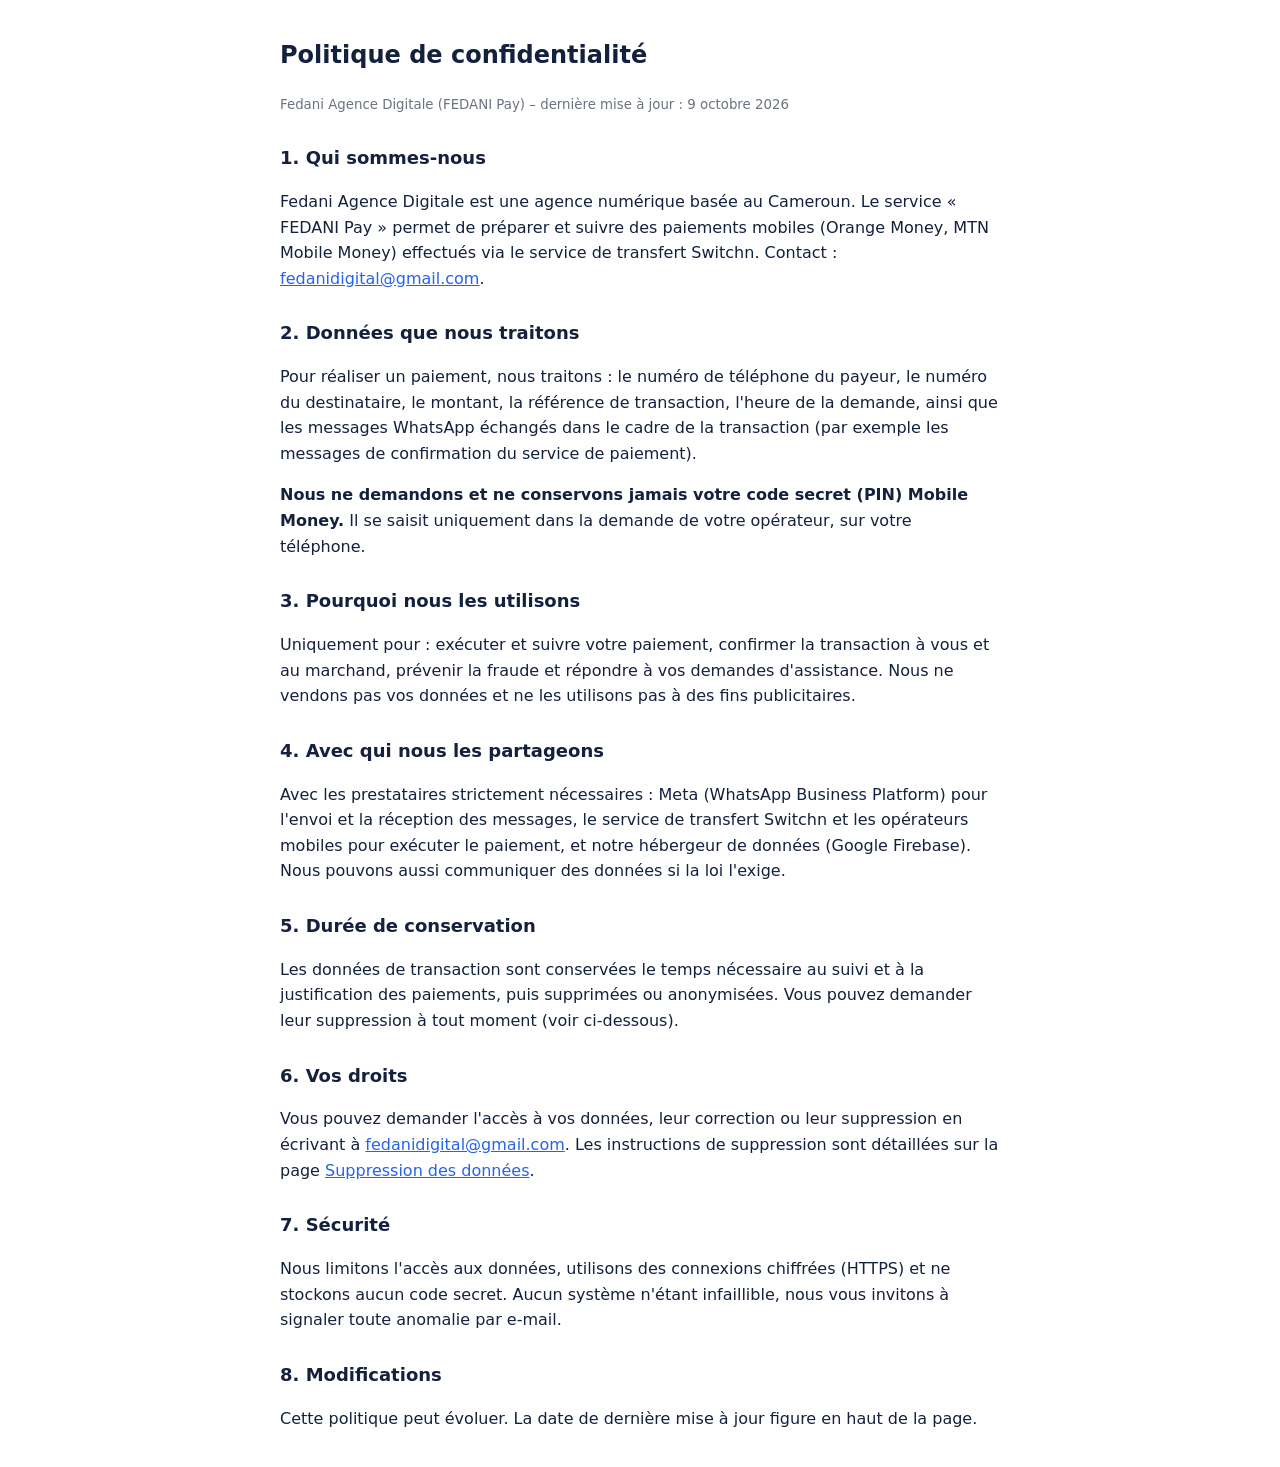
<file: confidentialite.html>
<!DOCTYPE html>
<html lang="fr"><head><meta charset="utf-8"><meta name="viewport" content="width=device-width, initial-scale=1">
<title>Politique de confidentialité – Fedani Agence Digitale</title><style>body{font-family:system-ui,-apple-system,Segoe UI,Roboto,sans-serif;max-width:720px;margin:0 auto;padding:20px;line-height:1.6;color:#14213d}h1{font-size:24px}h2{font-size:18px;margin-top:28px}a{color:#2563eb}small{color:#6b7280}</style></head>
<body>
<h1>Politique de confidentialité</h1>
<small>Fedani Agence Digitale (FEDANI Pay) – dernière mise à jour : 9 octobre 2026</small>

<h2>1. Qui sommes-nous</h2>
<p>Fedani Agence Digitale est une agence numérique basée au Cameroun. Le service « FEDANI Pay » permet de préparer et suivre des paiements mobiles (Orange Money, MTN Mobile Money) effectués via le service de transfert Switchn. Contact : <a href="mailto:fedanidigital@gmail.com">fedanidigital@gmail.com</a>.</p>

<h2>2. Données que nous traitons</h2>
<p>Pour réaliser un paiement, nous traitons : le numéro de téléphone du payeur, le numéro du destinataire, le montant, la référence de transaction, l'heure de la demande, ainsi que les messages WhatsApp échangés dans le cadre de la transaction (par exemple les messages de confirmation du service de paiement).</p>
<p><b>Nous ne demandons et ne conservons jamais votre code secret (PIN) Mobile Money.</b> Il se saisit uniquement dans la demande de votre opérateur, sur votre téléphone.</p>

<h2>3. Pourquoi nous les utilisons</h2>
<p>Uniquement pour : exécuter et suivre votre paiement, confirmer la transaction à vous et au marchand, prévenir la fraude et répondre à vos demandes d'assistance. Nous ne vendons pas vos données et ne les utilisons pas à des fins publicitaires.</p>

<h2>4. Avec qui nous les partageons</h2>
<p>Avec les prestataires strictement nécessaires : Meta (WhatsApp Business Platform) pour l'envoi et la réception des messages, le service de transfert Switchn et les opérateurs mobiles pour exécuter le paiement, et notre hébergeur de données (Google Firebase). Nous pouvons aussi communiquer des données si la loi l'exige.</p>

<h2>5. Durée de conservation</h2>
<p>Les données de transaction sont conservées le temps nécessaire au suivi et à la justification des paiements, puis supprimées ou anonymisées. Vous pouvez demander leur suppression à tout moment (voir ci-dessous).</p>

<h2>6. Vos droits</h2>
<p>Vous pouvez demander l'accès à vos données, leur correction ou leur suppression en écrivant à <a href="mailto:fedanidigital@gmail.com">fedanidigital@gmail.com</a>. Les instructions de suppression sont détaillées sur la page <a href="suppression-donnees.html">Suppression des données</a>.</p>

<h2>7. Sécurité</h2>
<p>Nous limitons l'accès aux données, utilisons des connexions chiffrées (HTTPS) et ne stockons aucun code secret. Aucun système n'étant infaillible, nous vous invitons à signaler toute anomalie par e-mail.</p>

<h2>8. Modifications</h2>
<p>Cette politique peut évoluer. La date de dernière mise à jour figure en haut de la page.</p>
</body></html>
</file>
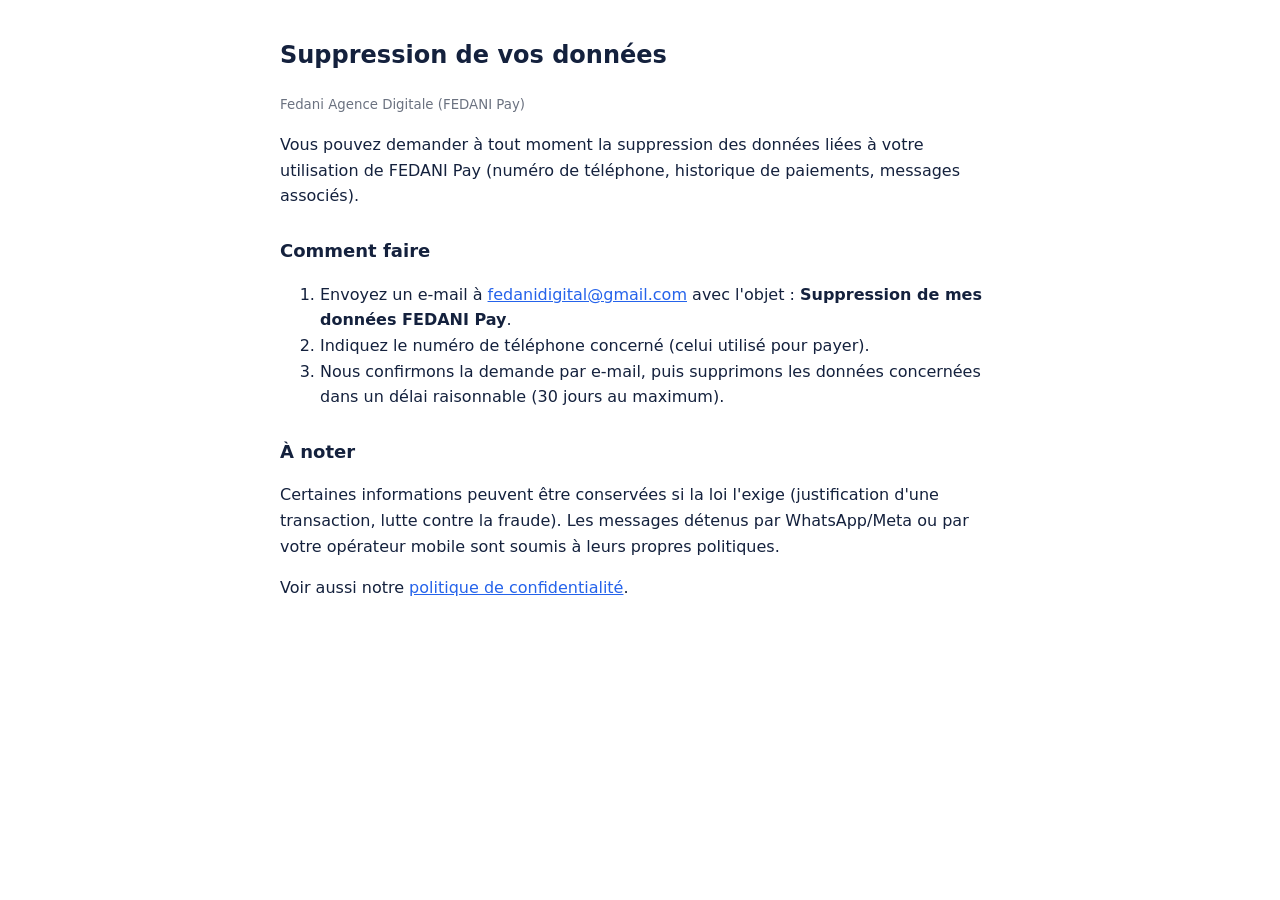
<file: suppression-donnees.html>
<!DOCTYPE html>
<html lang="fr"><head><meta charset="utf-8"><meta name="viewport" content="width=device-width, initial-scale=1">
<title>Suppression des données – Fedani Agence Digitale</title><style>body{font-family:system-ui,-apple-system,Segoe UI,Roboto,sans-serif;max-width:720px;margin:0 auto;padding:20px;line-height:1.6;color:#14213d}h1{font-size:24px}h2{font-size:18px;margin-top:28px}a{color:#2563eb}small{color:#6b7280}</style></head>
<body>
<h1>Suppression de vos données</h1>
<small>Fedani Agence Digitale (FEDANI Pay)</small>

<p>Vous pouvez demander à tout moment la suppression des données liées à votre utilisation de FEDANI Pay (numéro de téléphone, historique de paiements, messages associés).</p>

<h2>Comment faire</h2>
<ol>
<li>Envoyez un e-mail à <a href="mailto:fedanidigital@gmail.com?subject=Suppression%20de%20mes%20donn%C3%A9es%20FEDANI%20Pay">fedanidigital@gmail.com</a> avec l'objet : <b>Suppression de mes données FEDANI Pay</b>.</li>
<li>Indiquez le numéro de téléphone concerné (celui utilisé pour payer).</li>
<li>Nous confirmons la demande par e-mail, puis supprimons les données concernées dans un délai raisonnable (30 jours au maximum).</li>
</ol>

<h2>À noter</h2>
<p>Certaines informations peuvent être conservées si la loi l'exige (justification d'une transaction, lutte contre la fraude). Les messages détenus par WhatsApp/Meta ou par votre opérateur mobile sont soumis à leurs propres politiques.</p>
<p>Voir aussi notre <a href="confidentialite.html">politique de confidentialité</a>.</p>
</body></html>
</file>
